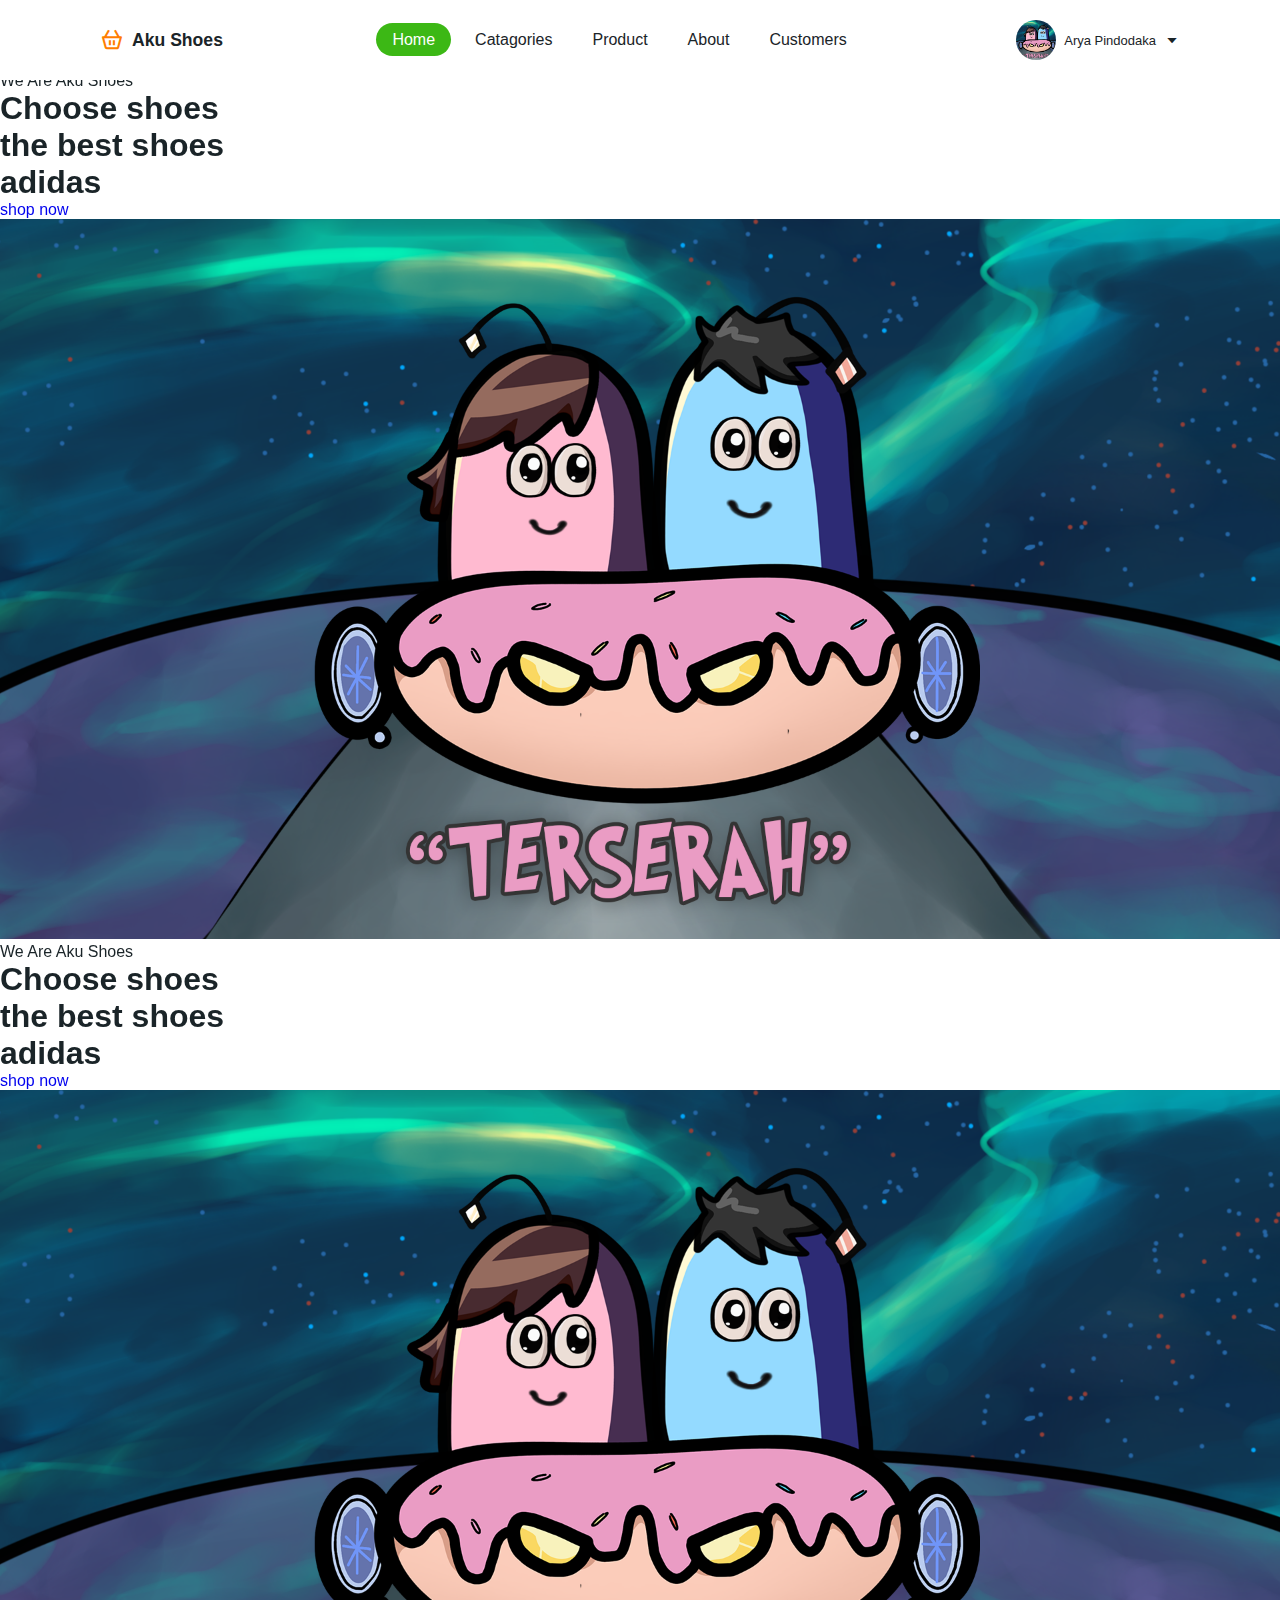
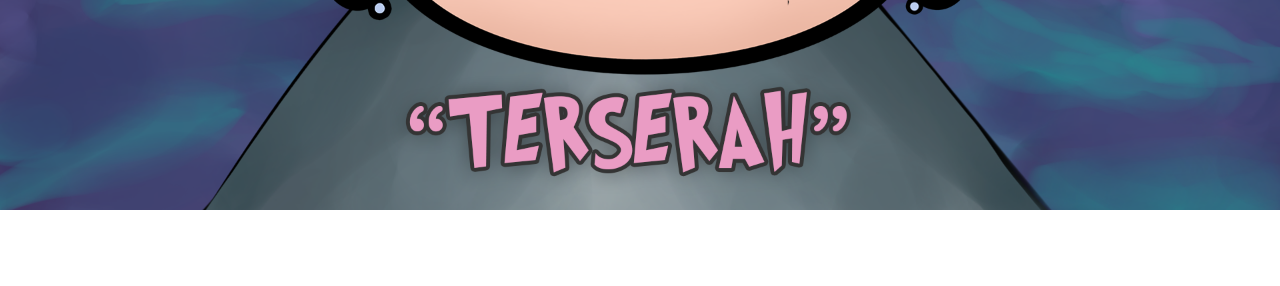
<file: E com/index.html>
<!DOCTYPE html>
<html lang="en">
<head>
    <meta charset="UTF-8">
    <meta name="viewport" content="width=device-width, initial-scale=1.0">
    <title>Website Aku Shoes</title>
    <!-- css -->
    <link rel="stylesheet" href="style.css">
    <!-- box icon -->
    <link rel="stylesheet"
    href="https://cdn.jsdelivr.net/npm/boxicons@latest/css/boxicons.min.css">
    <!-- link swiper css -->
    <link rel="stylesheet" href="https://cdn.jsdelivr.net/npm/swiper@11/swiper-bundle.min.css" />

</head>
<body>
    <!-- navbar -->
    <header>
        <a href="#" class="logo"><i class='bx  bx-basket'  ></i> Aku Shoes</a>
        <div class="bx bx-menu" id="menu-icon"></div>
    <!-- nav lis -->
    <ul class="navbar">
        <li> <a href="#home" class="home-active">Home</a></li> 
        <li> <a href="#catagories" >Catagories</a></li>
        <li> <a href="#product" >Product</a></li>
        <li> <a href="#about" >About</a></li>
        <li> <a href="#customers" >Customers</a></li>
    </ul>
    <!-- profile -->
    <div class="profile">
        <img src="thumbb.png">
        <span>Arya Pindodaka</span>
        <i class='bx bx-caret-down' ></i>
    </div>
    </header>
    <!-- home -->
   <section class="home Swiper" id="home">
        <div class="swiper-wrapper">
        <div class="swiper-slide container">
            <div class="home-text">
            <span>We Are Aku Shoes</span>
            <h1>Choose shoes <br>the best shoes <br>adidas</h1>
            <a href="#" class="btn">shop now<i class='bx  bx-arrow-right-stroke'  ></i> </a>
            </div>
            <img src="thumbb.png" alt="">
        </div>
        </div>
        <!-- slide 2 -->
        <div class="swiper-wrapper">
            <div class="swiper-slide container">
                <div class="home-text">
                <span>We Are Aku Shoes</span>
                <h1>Choose shoes <br>the best shoes <br>adidas</h1>
                <a href="#" class="btn">shop now<i class='bx  bx-arrow-right-stroke'  ></i> </a>
                </div>
                <img src="thumbb.png" alt="">
            </div>
            </div>
            

        <div class="swiper-button-next"></div>
        <div class="swiper-button-prev"></div>
    
   </section>

    <!-- Swiper JS -->
  <script src="https://cdn.jsdelivr.net/npm/swiper@11/swiper-bundle.min.js"></script>

  <!-- link to JS -->
<script src="main.js"></script>
</body>
</html>
</file>
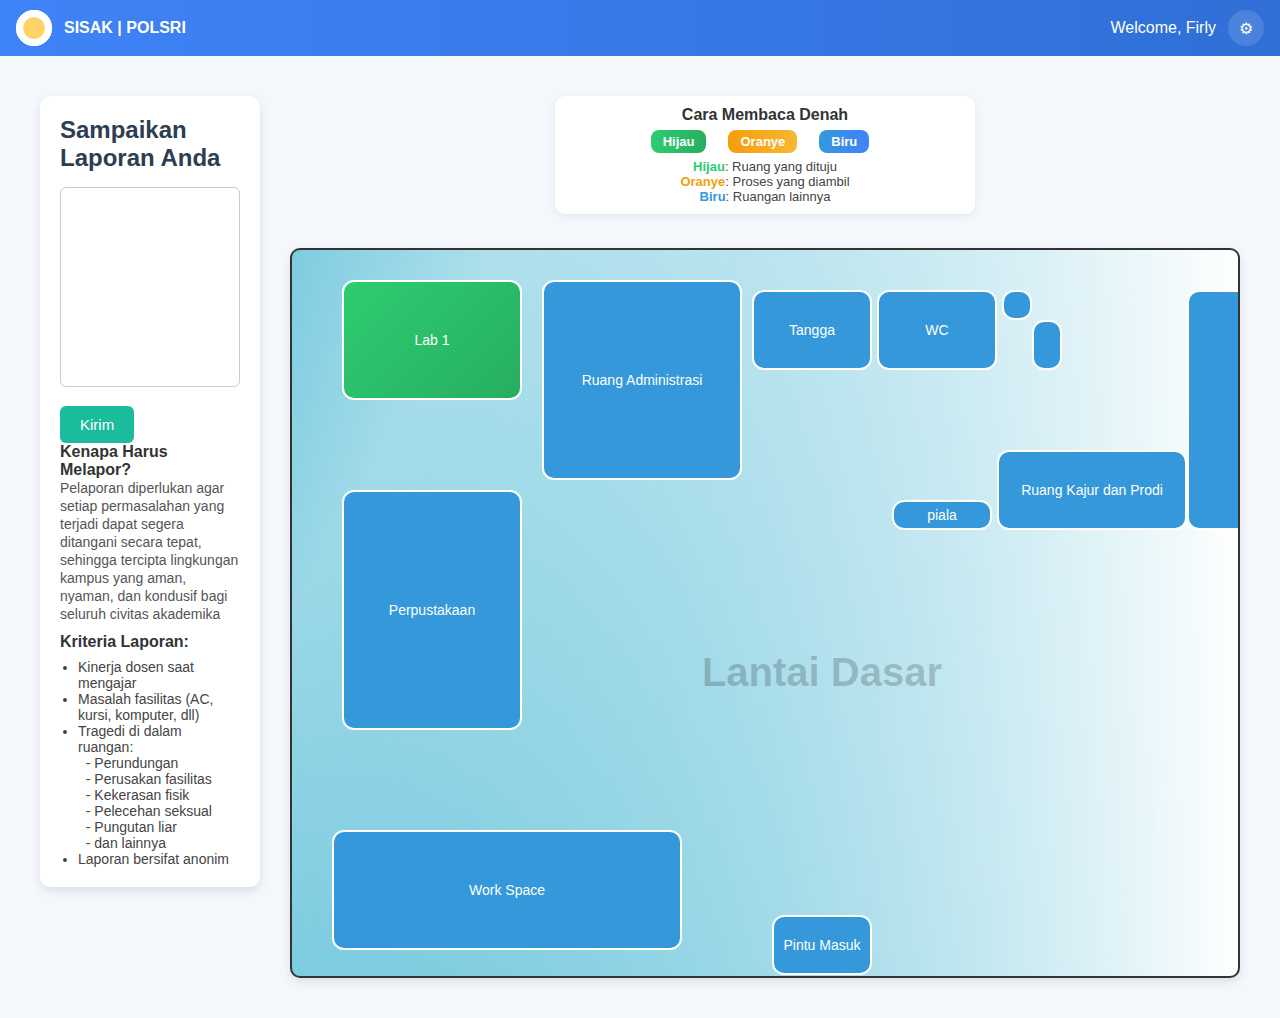
<file: project/apa2.html>
<!DOCTYPE html>
<html lang="id">
<head>
  <meta charset="UTF-8">
  <meta name="viewport" content="width=device-width, initial-scale=1.0">
  <title>Denah Kampus</title>
  <style>
    
    * {
      
      margin: 0; padding: 0; box-sizing: border-box;
    }
    body {
      font-family: 'Segoe UI', Tahoma, Geneva, Verdana, sans-serif;
      background: #f4f7fb;
      color: #333;
    }
    header {
      background: #f925a4;
      padding: 15px 40px;
      color: #fff;
      display: flex;
      justify-content: space-between;
      align-items: center;
    }
    nav ul {
      list-style: none;
      display: flex;
      gap: 25px;
    }
    nav ul a {
      cursor: pointer;
      transition: color 0.3s;
      color:  floralwhite;
    }
    nav ul a:hover {
      color: #1abc9c;
    }
    main {
      display: flex;
      justify-content: space-between;
      align-items: flex-start;
      padding: 40px;
      gap: 30px;
      
    }
    .info-denah {
  background: #fff;
      border-radius: 10px;
      box-shadow: 0 2px 8px rgba(0,0,0,0.07);
      padding: 16px 18px;
      margin-bottom: 18px;
      font-size: 15px;
    }
    .info-denah .label {
      display: inline-block;
      padding: 4px 12px;
      border-radius: 8px;
      font-weight: 600;
      margin-right: 10px;
      font-size: 14px;
    }
    .warna-hijau { background: linear-gradient(90deg,#2ecc71,#27ae60); color: #fff; }
    .warna-oranye { background: linear-gradient(90deg,#f59e0b,#f7b733); color: #fff; }
    .warna-biru { background: linear-gradient(90deg,#3498db,#3f83f8); color: #fff; }
    .denah {
      flex: 0 0 75%;
      width: 100%;
      min-height: 730px;
      height: 100%;
      background: linear-gradient(90deg, #009bc2, #ffffff);
      position: relative;
      border: 2px solid #333;
      box-shadow: 0 4px 10px rgba(0,0,0,0.1);
      border-radius: 10px;
      margin-right: 0;
      display: flex;
      flex-wrap: wrap;
      align-content: stretch;
    }
  .laporan-container {
      flex: 0 0 25%;
      width: 100%;
      min-width: 220px;
      display: flex;
      flex-direction: column;
      justify-content: flex-start;
      margin-left: 0;
    }

    /* Denah dengan lantai berkilau */
    /* Penempatan ruangan landscape, posisi relatif sama */
    .denah {
      overflow: hidden;
    }
    .room {
      position: absolute;
      border-radius: 12px;
      display: flex;
      align-items: center;
      justify-content: center;
      font-size: 15px;
      font-weight: 500;
      text-align: center;
    }
    .workspace {
      top: 40px; left: 40px;
      width: 200px; height: 140px;
    }
    .pintu {
      top: 200px; left: 40px;
      width: 200px; height: 60px;
    }
    .perpus {
      top: 40px; left: 260px;
      width: 200px; height: 140px;
    }
    .lab {
      top: 200px; left: 260px;
      width: 200px; height: 140px;
      background: linear-gradient(135deg, #2ecc71, #27ae60);
      animation: glow 2s infinite;
    }
    .admin {
      top: 40px; left: 480px;
      width: 200px; height: 140px;
    }
    .tangga {
      top: 200px; left: 480px;
      width: 200px; height: 140px;
    }
    .lantai-dasar {
      position: absolute;
      left: 40px;
      top: 370px;
      font-size: 40px;
      font-weight: bold;
      color: rgba(0,0,0,0.2);
      pointer-events: none;
      width: 640px;
      text-align: center;
    }
    /* Efek kilau lantai */
    .denah::before {
      content: "";
      position: absolute;
      top: 0; left: -100%;
      width: 200%;
      height: 100%;
      background: linear-gradient(
        120deg,
        rgba(255,255,255,0) 0%,
        rgba(255,255,255,0.6) 50%,
        rgba(255,255,255,0) 100%
      );
      animation: shimmer 5s infinite;
    }
    @keyframes shimmer {
      0% { left: -100%; }
      50% { left: 100%; }
      100% { left: 100%; }
    }

    .room {
      position: absolute;
      background: #3498db; /* default biru */
      color: white;
      display: flex;
      justify-content: center;
      align-items: center;
      font-size: 14px;
      text-align: center;
      border: 2px solid #fff;
      transition: transform 0.3s, background 0.3s;
      z-index: 1;
    }
    .room:hover {
      transform: scale(1.05);
      background: #2980b9;
    }
    
    .workspace {
      top: 40px; left: 20px;
      width: 180px; height: 200px;
    }
    .pintu {
      top: 260px; left: 20px;
      width: 120px; height: 60px;
    }
    .perpus {
      top: 40px; right: 20px;
      width: 220px; height: 140px;
    }
    /* Lab 1 hijau berkilau */
    .lab {
      top: 200px; right: 20px;
      width: 220px; height: 120px;
      background: linear-gradient(135deg, #2ecc71, #27ae60);
      animation: glow 2s infinite;
      border-radius: 12px;
    }
    @keyframes glow {
      0%   { box-shadow: 0 0 10px rgba(46, 204, 113, 0.6); }
      50%  { box-shadow: 0 0 25px rgba(39, 174, 96, 0.9); }
      100% { box-shadow: 0 0 10px rgba(46, 204, 113, 0.6); }
    }
    .admin {
      top: 340px; right: 20px;
      width: 220px; height: 120px;
    }
    .tangga {
      bottom: 70px; right: 20px;
      width: 150px; height: 100px;
    }

    /* Keterangan lantai dasar */
    .lantai-dasar {
      position: absolute;
      top: 500px; left: 20px; /* tepat di bawah pintu masuk */
      font-size: 40px;
      font-weight: bold;
      color: rgba(0,0,0,0.2); /* transparan */
      pointer-events: none;
      
    }

  /* Laporan */
  .laporan-container {
      flex: 1;
      background: #fff;
      border-radius: 10px;
      padding: 20px;
      box-shadow: 0 4px 10px rgba(0,0,0,0.1);
    }
  .laporan-container h2 {
      margin-bottom: 15px;
      color: #2c3e50;
    }
    textarea {
      width: 100%;
      height: 200px;
      padding: 10px;
      border-radius: 6px;
      border: 1px solid #ccc;
      font-size: 14px;
      resize: none;
      margin-bottom: 15px;
      transition: border 0.3s;
    }
    textarea:focus {
      border-color: #3498db;
      outline: none;
    }
    button {
      background: #1abc9c;
      border: none;
      padding: 10px 20px;
      border-radius: 6px;
      color: #fff;
      font-size: 15px;
      cursor: pointer;
      transition: background 0.3s;
    }
    button:hover {
      background: #16a085;
    }
    .success {
      margin-top: 10px;
      color: #27ae60;
      display: none;
    }
  </style>
</head>
<body>
  <div class="topbar" style="height:56px;background:linear-gradient(90deg,#3f83f8,#2f6fd6);display:flex;align-items:center;padding:0 16px;color:white">
    <div class="brand" style="display:flex;align-items:center;gap:12px;font-weight:600">
      <img alt="Logo Polsri" src="data:image/svg+xml;utf8,<svg xmlns='http://www.w3.org/2000/svg' width='40' height='40'><rect width='40' height='40' rx='8' fill='%23fff'/><circle cx='20' cy='20' r='12' fill='%23ffd166'/></svg>" style="height:36px;width:36px;border-radius:50%;background:#fff">
      <span>SISAK | POLSRI</span>
    </div>
    <div class="top-actions" style="margin-left:auto;display:flex;gap:12px;align-items:center">
      <div class="small">Welcome, Firly</div>
      <div style="width:36px;height:36px;border-radius:50%;background:#fff2;display:flex;align-items:center;justify-content:center;color:white">⚙</div>
    </div>
  </div>
  <main style="position:relative;">
    <!-- ...existing code... -->
    <div class="laporan-container">
      <h2 style="margin-top:0;">Sampaikan Laporan Anda</h2>
      <form id="laporanForm">
        <textarea id="laporan"></textarea>
        <button type="submit">Kirim</button>
        <p class="success" id="successMsg">Laporan berhasil dikirim!</p>
      </form>
      <div style="margin-bottom:10px;">
        <strong>Kenapa Harus Melapor?</strong><br>
        <span style="font-size:14px;color:#555;">Pelaporan diperlukan agar setiap permasalahan yang terjadi dapat segera ditangani secara tepat, sehingga tercipta lingkungan kampus yang aman, nyaman, dan kondusif bagi seluruh civitas akademika</span>
      </div>
      <strong>Kriteria Laporan:</strong>
      <ul style="margin:8px 0 0 18px; font-size:14px; color:#444;">
        <li>Kinerja dosen saat mengajar</li>
        <li>Masalah fasilitas (AC, kursi, komputer, dll)</li>
        <li>Tragedi di dalam ruangan:<br>
          &nbsp;&nbsp;- Perundungan<br>
          &nbsp;&nbsp;- Perusakan fasilitas<br>
          &nbsp;&nbsp;- Kekerasan fisik<br>
          &nbsp;&nbsp;- Pelecehan seksual<br>
          &nbsp;&nbsp;- Pungutan liar<br>
          &nbsp;&nbsp;- dan lainnya
        </li>
        <li>Laporan bersifat anonim</li>
      </ul>
    </div>
  <div style="width:100%;display:flex;flex-direction:column;align-items:center;">
    <div class="info-denah" style="text-align:center;width:420px;padding:10px 16px 10px 16px;box-sizing:border-box;">
      <strong style="font-size:16px;display:block;margin-bottom:6px;">Cara Membaca Denah</strong>
      <div style="display:flex;justify-content:center;gap:12px;margin-bottom:6px;">
        <span class="label warna-hijau" style="font-size:13px;">Hijau</span>
        <span class="label warna-oranye" style="font-size:13px;">Oranye</span>
        <span class="label warna-biru" style="font-size:13px;">Biru</span>
      </div>
      <div style="font-size:13px;color:#444;max-width:350px;margin:0 auto;">
        <div><span style="color:#2ecc71;font-weight:600;">Hijau</span>: Ruang yang dituju</div>
        <div><span style="color:#f59e0b;font-weight:600;">Oranye</span>: Proses yang diambil</div>
        <div><span style="color:#3498db;font-weight:600;">Biru</span>: Ruangan lainnya</div>
      </div>
    </div>
    <div class="denah" style="margin-top:16px; position:relative;">
      <div class="room workspace warna-biru" style="top:580px;left:40px;width:350px;height:120px;border-radius:12px;">Work Space</div>
      <div class="room pintu warna-oranye" style="top:665px;left:480px;width:100px;height:60px;border-radius:12px;">Pintu Masuk</div>
      <div class="room perpus warna-biru" style="top:240px;left:50px;width:180px;height:240px;border-radius:12px;">Perpustakaan</div>
      <div class="room lab warna-hijau" style="top:30px;left:50px;width:180px;height:120px;border-radius:12px;">Lab 1</div>
      <div class="room admin warna-biru" style="top:30px;left:250px;width:200px;height:200px;border-radius:12px;">Ruang Administrasi</div>
      <div class="room tangga warna-oranye" style="top:40px;left:460px;width:120px;height:80px;border-radius:12px;">Tangga</div>
      <div class="room tangga warna-oranye" style="top:40px;left:585px;width:120px;height:80px;border-radius:12px;">WC</div>
      <div class="room tangga warna-oranye" style="top:40px;left:710px;width:30px;height:30px;border-radius:12px;"></div>
      <div class="room tangga warna-oranye" style="top:70px;left:740px;width:30px;height:50px;border-radius:12px;"></div>
      <div class="room perpus warna-biru" style="top:40px;left:895px;width:150px;height:240px;border-radius:12px;">Aula</div>
      <div class="room perpus warna-biru" style="top:300px;left:1090px;width:90px;height:330px;border-radius:12px;">Ruang Tunggu</div>
      <div class="room  tangga warna-oranye" style="top:200px;left:705px;width:190px;height:80px;border-radius:12px;">Ruang Kajur dan Prodi</div>
      <div class="room tangga warna-oranye" style="top:250px;left:600px;width:100px;height:30px;border-radius:12px;">piala</div>
      <div class="lantai-dasar" style="left: 210px;top:400px;font-size:40px;font-weight:bold;color:rgba(0,0,0,0.2);pointer-events:none;">Lantai Dasar</div>
    </div>
  </main>
  

  <script>
  const form = document.getElementById('laporanForm');
    const successMsg = document.getElementById('successMsg');

    form.addEventListener('submit', function(e){
      e.preventDefault();
      successMsg.style.display = 'block';
      setTimeout(() => {
        successMsg.style.display = 'none';
        form.reset();
      }, 3000);
    });
  </script>
</body>
</html>
</file>
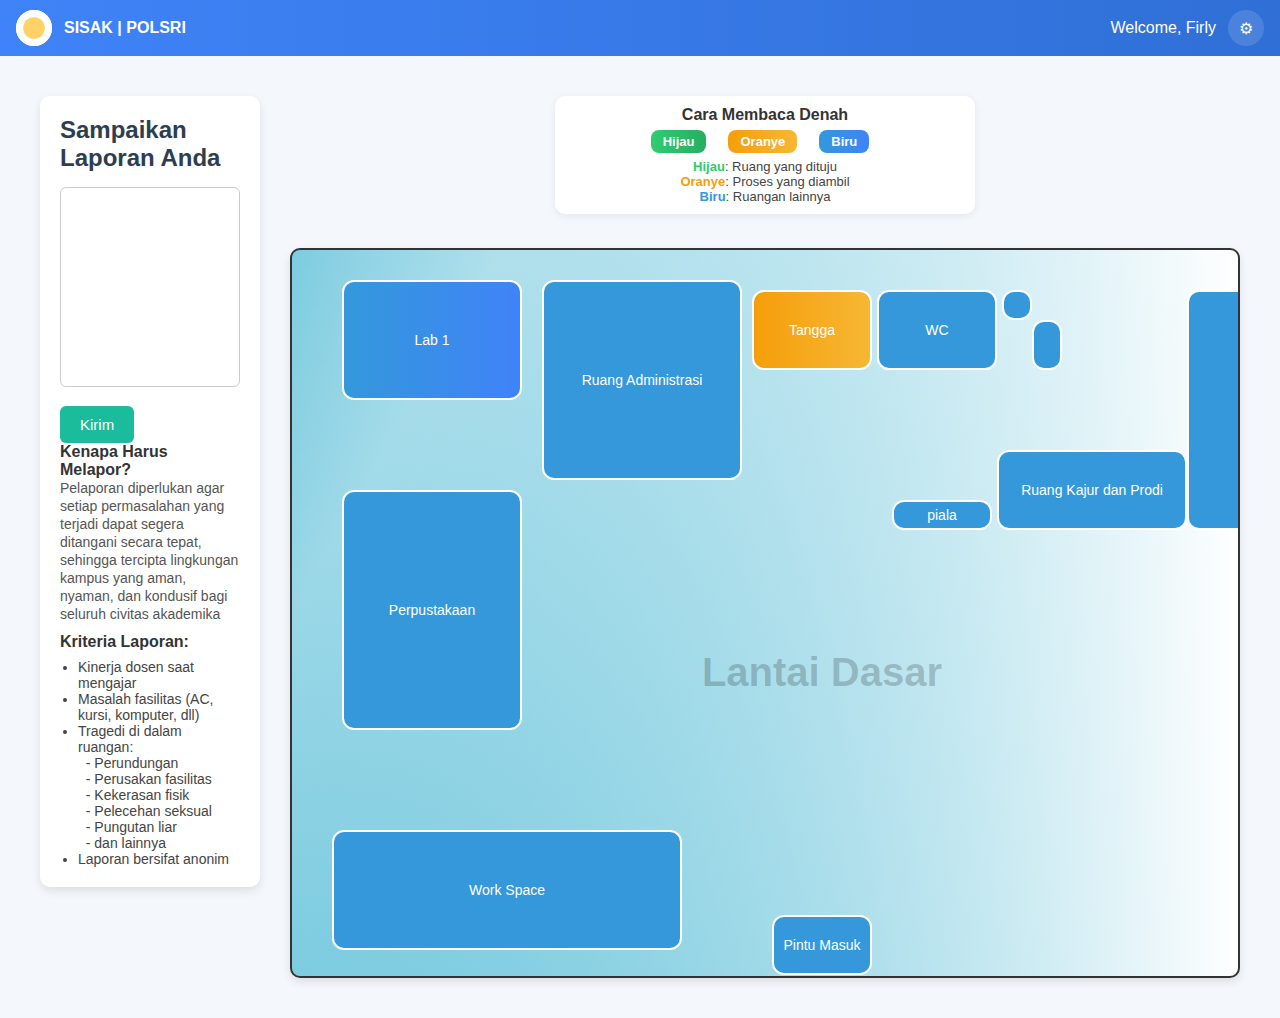
<file: project/apa3.html>
<!DOCTYPE html>
<html lang="id">

<head>
    <meta charset="UTF-8">
    <meta name="viewport" content="width=device-width, initial-scale=1.0">
    <title>Denah Kampus</title>
    <style>
        * {

            margin: 0;
            padding: 0;
            box-sizing: border-box;
        }

        body {
            font-family: 'Segoe UI', Tahoma, Geneva, Verdana, sans-serif;
            background: #f4f7fb;
            color: #333;
        }

        header {
            background: #f925a4;
            padding: 15px 40px;
            color: #fff;
            display: flex;
            justify-content: space-between;
            align-items: center;
        }

        nav ul {
            list-style: none;
            display: flex;
            gap: 25px;
        }

        nav ul a {
            cursor: pointer;
            transition: color 0.3s;
            color: floralwhite;
        }

        nav ul a:hover {
            color: #1abc9c;
        }

        main {
            display: flex;
            justify-content: space-between;
            align-items: flex-start;
            padding: 40px;
            gap: 30px;

        }

        .info-denah {
            background: #fff;
            border-radius: 10px;
            box-shadow: 0 2px 8px rgba(0, 0, 0, 0.07);
            padding: 16px 18px;
            margin-bottom: 18px;
            font-size: 15px;
        }

        .info-denah .label {
            display: inline-block;
            padding: 4px 12px;
            border-radius: 8px;
            font-weight: 600;
            margin-right: 10px;
            font-size: 14px;
        }

        .warna-hijau {
            background: linear-gradient(90deg, #2ecc71, #27ae60);
            color: #fff;
        }

        .warna-oranye {
            background: linear-gradient(90deg, #f59e0b, #f7b733);
            color: #fff;
        }

        .warna-biru {
            background: linear-gradient(90deg, #3498db, #3f83f8);
            color: #fff;
        }

        .denah {
            flex: 0 0 75%;
            width: 100%;
            min-height: 730px;
            height: 100%;
            background: linear-gradient(90deg, #009bc2, #ffffff);
            position: relative;
            border: 2px solid #333;
            box-shadow: 0 4px 10px rgba(0, 0, 0, 0.1);
            border-radius: 10px;
            margin-right: 0;
            display: flex;
            flex-wrap: wrap;
            align-content: stretch;
        }

        .laporan-container {
            flex: 0 0 25%;
            width: 100%;
            min-width: 220px;
            display: flex;
            flex-direction: column;
            justify-content: flex-start;
            margin-left: 0;
        }

        /* Denah dengan lantai berkilau */
        /* Penempatan ruangan landscape, posisi relatif sama */
        .denah {
            overflow: hidden;
        }

        .room {
            position: absolute;
            border-radius: 12px;
            display: flex;
            align-items: center;
            justify-content: center;
            font-size: 15px;
            font-weight: 500;
            text-align: center;
        }

        .workspace {
            top: 40px;
            left: 40px;
            width: 200px;
            height: 140px;
        }

        .pintu {
            top: 200px;
            left: 40px;
            width: 200px;
            height: 60px;
        }

        .perpus {
            top: 40px;
            left: 260px;
            width: 200px;
            height: 140px;
        }

        .lab {
            top: 200px;
            left: 260px;
            width: 200px;
            height: 140px;
            background: linear-gradient(135deg, #2ecc71, #27ae60);
            animation: glow 2s infinite;
        }

        .admin {
            top: 40px;
            left: 480px;
            width: 200px;
            height: 140px;
        }

        .tangga {
            top: 200px;
            left: 480px;
            width: 200px;
            height: 140px;
        }

        .lantai-dasar {
            position: absolute;
            left: 40px;
            top: 370px;
            font-size: 40px;
            font-weight: bold;
            color: rgba(0, 0, 0, 0.2);
            pointer-events: none;
            width: 640px;
            text-align: center;
        }

        /* Efek kilau lantai */
        .denah::before {
            content: "";
            position: absolute;
            top: 0;
            left: -100%;
            width: 200%;
            height: 100%;
            background: linear-gradient(120deg,
                    rgba(255, 255, 255, 0) 0%,
                    rgba(255, 255, 255, 0.6) 50%,
                    rgba(255, 255, 255, 0) 100%);
            animation: shimmer 5s infinite;
        }

        @keyframes shimmer {
            0% {
                left: -100%;
            }

            50% {
                left: 100%;
            }

            100% {
                left: 100%;
            }
        }

        .room {
            position: absolute;
            background: #3498db;
            /* default biru */
            color: white;
            display: flex;
            justify-content: center;
            align-items: center;
            font-size: 14px;
            text-align: center;
            border: 2px solid #fff;
            transition: transform 0.3s, background 0.3s;
            z-index: 1;
        }

        .room:hover {
            transform: scale(1.05);
            background: #2980b9;
        }

        .workspace {
            top: 40px;
            left: 20px;
            width: 180px;
            height: 200px;
        }

        .pintu {
            top: 260px;
            left: 20px;
            width: 120px;
            height: 60px;
        }

        .perpus {
            top: 40px;
            right: 20px;
            width: 220px;
            height: 140px;
        }

        /* Lab 1 hijau berkilau */
        /* Lab 1 biru biasa */
        .lab {
            top: 200px;
            right: 20px;
            width: 220px;
            height: 120px;
            background: linear-gradient(90deg, #3498db, #3f83f8);
            border-radius: 12px;
        }
        /* Tangga oranye berkilau */
        .room.tangga {
            background: linear-gradient(90deg, #f59e0b, #f7b733) !important;
            color: #fff;
            animation: glow-oranye 2s infinite;
        }
        @keyframes glow-oranye {
            0%   { box-shadow: 0 0 10px rgba(245, 158, 11, 0.6); }
            50%  { box-shadow: 0 0 25px rgba(247, 183, 51, 0.9); }
            100% { box-shadow: 0 0 10px rgba(245, 158, 11, 0.6); }
        }

        .admin {
            top: 340px;
            right: 20px;
            width: 220px;
            height: 120px;
        }

        .tangga {
            bottom: 70px;
            right: 20px;
            width: 150px;
            height: 100px;
        }

        /* Keterangan lantai dasar */
        .lantai-dasar {
            position: absolute;
            top: 500px;
            left: 20px;
            /* tepat di bawah pintu masuk */
            font-size: 40px;
            font-weight: bold;
            color: rgba(0, 0, 0, 0.2);
            /* transparan */
            pointer-events: none;

        }

        /* Laporan */
        .laporan-container {
            flex: 1;
            background: #fff;
            border-radius: 10px;
            padding: 20px;
            box-shadow: 0 4px 10px rgba(0, 0, 0, 0.1);
        }

        .laporan-container h2 {
            margin-bottom: 15px;
            color: #2c3e50;
        }

        textarea {
            width: 100%;
            height: 200px;
            padding: 10px;
            border-radius: 6px;
            border: 1px solid #ccc;
            font-size: 14px;
            resize: none;
            margin-bottom: 15px;
            transition: border 0.3s;
        }

        textarea:focus {
            border-color: #3498db;
            outline: none;
        }

        button {
            background: #1abc9c;
            border: none;
            padding: 10px 20px;
            border-radius: 6px;
            color: #fff;
            font-size: 15px;
            cursor: pointer;
            transition: background 0.3s;
        }

        button:hover {
            background: #16a085;
        }

        .success {
            margin-top: 10px;
            color: #27ae60;
            display: none;
        }
    </style>
</head>

<body>
    <div class="topbar"
        style="height:56px;background:linear-gradient(90deg,#3f83f8,#2f6fd6);display:flex;align-items:center;padding:0 16px;color:white">
        <div class="brand" style="display:flex;align-items:center;gap:12px;font-weight:600">
            <img alt="Logo Polsri"
                src="data:image/svg+xml;utf8,<svg xmlns='http://www.w3.org/2000/svg' width='40' height='40'><rect width='40' height='40' rx='8' fill='%23fff'/><circle cx='20' cy='20' r='12' fill='%23ffd166'/></svg>"
                style="height:36px;width:36px;border-radius:50%;background:#fff">
            <span>SISAK | POLSRI</span>
        </div>
        <div class="top-actions" style="margin-left:auto;display:flex;gap:12px;align-items:center">
            <div class="small">Welcome, Firly</div>
            <div
                style="width:36px;height:36px;border-radius:50%;background:#fff2;display:flex;align-items:center;justify-content:center;color:white">
                ⚙</div>
        </div>
    </div>
    <main style="position:relative;">
        <!-- ...existing code... -->
        <div class="laporan-container">
            <h2 style="margin-top:0;">Sampaikan Laporan Anda</h2>
            <form id="laporanForm">
                <textarea
                    id="laporan"></textarea>
                <button type="submit">Kirim</button>
                <p class="success" id="successMsg">Laporan berhasil dikirim!</p>
            </form>
            <div style="margin-bottom:10px;">
                <strong>Kenapa Harus Melapor?</strong><br>
                <span style="font-size:14px;color:#555;">Pelaporan diperlukan agar setiap permasalahan yang terjadi
                    dapat segera ditangani secara tepat, sehingga tercipta lingkungan kampus yang aman, nyaman, dan
                    kondusif bagi seluruh civitas akademika</span>
            </div>
            <strong>Kriteria Laporan:</strong>
            <ul style="margin:8px 0 0 18px; font-size:14px; color:#444;">
                <li>Kinerja dosen saat mengajar</li>
                <li>Masalah fasilitas (AC, kursi, komputer, dll)</li>
                <li>Tragedi di dalam ruangan:<br>
                    &nbsp;&nbsp;- Perundungan<br>
                    &nbsp;&nbsp;- Perusakan fasilitas<br>
                    &nbsp;&nbsp;- Kekerasan fisik<br>
                    &nbsp;&nbsp;- Pelecehan seksual<br>
                    &nbsp;&nbsp;- Pungutan liar<br>
                    &nbsp;&nbsp;- dan lainnya
                </li>
                <li>Laporan bersifat anonim</li>
            </ul>
        </div>
        <div style="width:100%;display:flex;flex-direction:column;align-items:center;">
            <div class="info-denah"
                style="text-align:center;width:420px;padding:10px 16px 10px 16px;box-sizing:border-box;">
                <strong style="font-size:16px;display:block;margin-bottom:6px;">Cara Membaca Denah</strong>
                <div style="display:flex;justify-content:center;gap:12px;margin-bottom:6px;">
                    <span class="label warna-hijau" style="font-size:13px;">Hijau</span>
                    <span class="label warna-oranye" style="font-size:13px;">Oranye</span>
                    <span class="label warna-biru" style="font-size:13px;">Biru</span>
                </div>
                <div style="font-size:13px;color:#444;max-width:350px;margin:0 auto;">
                    <div><span style="color:#2ecc71;font-weight:600;">Hijau</span>: Ruang yang dituju</div>
                    <div><span style="color:#f59e0b;font-weight:600;">Oranye</span>: Proses yang diambil</div>
                    <div><span style="color:#3498db;font-weight:600;">Biru</span>: Ruangan lainnya</div>
                </div>
            </div>
            <div class="denah" style="margin-top:16px; position:relative;">
                <div class="room workspace warna-biru"
                    style="top:580px;left:40px;width:350px;height:120px;border-radius:12px;">Work Space</div>
                <div class="room pintu warna-oranye"
                    style="top:665px;left:480px;width:100px;height:60px;border-radius:12px;">Pintu Masuk</div>
                <div class="room perpus warna-biru"
                    style="top:240px;left:50px;width:180px;height:240px;border-radius:12px;">Perpustakaan</div>
                <div class="room lab warna-biru"
                    style="top:30px;left:50px;width:180px;height:120px;border-radius:12px;">Lab 1</div>
                <div class="room admin warna-biru"
                    style="top:30px;left:250px;width:200px;height:200px;border-radius:12px;">Ruang Administrasi</div>
                <div class="room warna-biru"
                    style="top:40px;left:585px;width:120px;height:80px;border-radius:12px;">WC</div>
                    <div class="room tangga" 
                         style="top:40px;left:460px;width:120px;height:80px;border-radius:12px; cursor:pointer;"
                         onclick="window.location.href='apa4.html'"> Tangga
                    </div>
                    <div class="room warna-biru"
                        style="top:40px;left:585px;width:120px;height:80px;border-radius:12px;">WC</div>
                    <div class="room warna-biru"
                        style="top:40px;left:710px;width:30px;height:30px;border-radius:12px;"></div>
                    <div class="room warna-biru"
                        style="top:70px;left:740px;width:30px;height:50px;border-radius:12px;"></div>
                    <div class="room warna-biru"
                        style="top:200px;left:705px;width:190px;height:80px;border-radius:12px;">Ruang Kajur dan Prodi</div>
                    <div class="room warna-biru"
                        style="top:250px;left:600px;width:100px;height:30px;border-radius:12px;">piala</div>
                    <div class="room perpus warna-biru" style="top:40px;left:895px;width:150px;height:240px;border-radius:12px;">Aula</div>
                    <div class="lantai-dasar"
                        style="left: 210px;top:400px;font-size:40px;font-weight:bold;color:rgba(0,0,0,0.2);pointer-events:none;">
                        Lantai Dasar</div>
            </div>
    </main>


    <script>
        const form = document.getElementById('laporanForm');
        const successMsg = document.getElementById('successMsg');

        form.addEventListener('submit', function (e) {
            e.preventDefault();
            successMsg.style.display = 'block';
            setTimeout(() => {
                successMsg.style.display = 'none';
                form.reset();
            }, 3000);
        });
    </script>
</body>

</html>
</file>
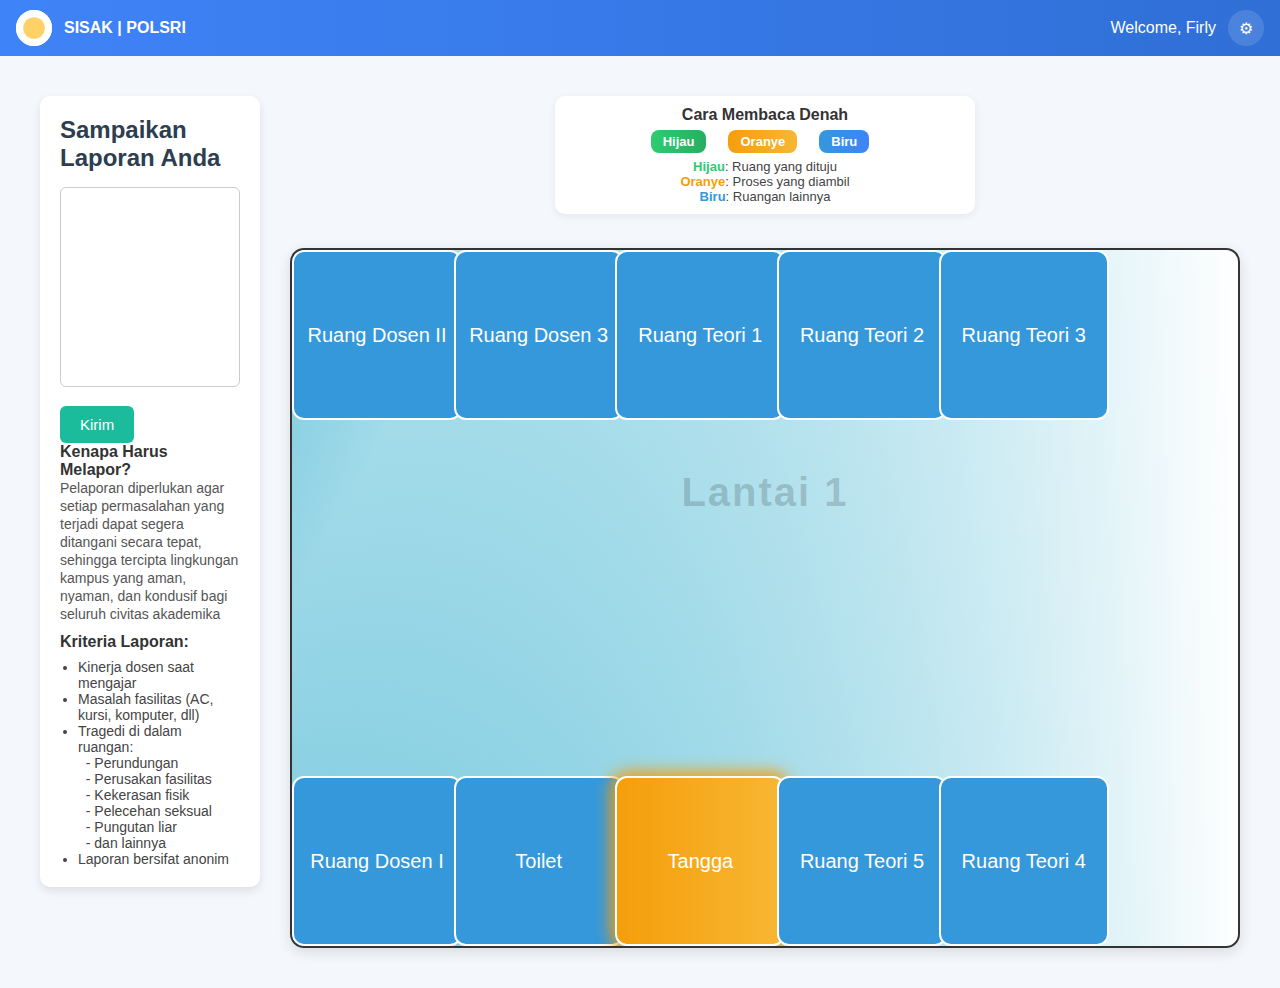
<file: project/apa4.html>
<!DOCTYPE html>
<html lang="id">
<head>
  <meta charset="UTF-8">
  <meta name="viewport" content="width=device-width, initial-scale=1.0">
  <title>Denah Kampus</title>
  <style>
    * {
      margin: 0; padding: 0; box-sizing: border-box;
    }
    body {
      font-family: 'Segoe UI', Tahoma, Geneva, Verdana, sans-serif;
      background: #f4f7fb;
      color: #333;
    }
    header {
      background: #f925a4;
      padding: 15px 40px;
      color: #fff;
      display: flex;
      justify-content: space-between;
      align-items: center;
    }
    nav ul {
      list-style: none;
      display: flex;
      gap: 25px;
    }
    nav ul a {
      cursor: pointer;
      transition: color 0.3s;
      color: floralwhite;
    }
    nav ul a:hover {
      color: #1abc9c;
    }
    main {
      display: flex;
      justify-content: space-between;
      align-items: flex-start;
      padding: 40px;
      gap: 30px;
    }
    .info-denah {
      background: #ffffff;
      border-radius: 10px;
      box-shadow: 0 2px 8px rgba(0,0,0,0.07);
      padding: 16px 18px;
      margin-bottom: 18px;
      font-size: 15px;
    }
    .info-denah .label {
      display: inline-block;
      padding: 4px 12px;
      border-radius: 8px;
      font-weight: 600;
      margin-right: 10px;
      font-size: 14px;
    }
    .warna-hijau { background: linear-gradient(90deg,#2ecc71,#27ae60); color: #fff; }
    .warna-oranye { background: linear-gradient(90deg,#f59e0b,#f7b733); color: #fff; }
    .warna-biru { background: linear-gradient(90deg,#3498db,#3f83f8); color: #fff; }
    .denah {
  flex: 0 0 75%;
  width: 100%;
  min-height: 700px;
  height: 900px;
  background: linear-gradient(90deg, #009bc2, #ffffff);
  position: relative;
  border: 2.5px solid #333;
  box-shadow: 0 4px 14px rgba(0,0,0,0.12);
  border-radius: 14px;
  margin-right: 0;
  display: grid;
  grid-template-rows: 140px 140px;
  grid-template-columns: repeat(6,1fr);
  gap: 24px;
  align-items: stretch;
    }
  .laporan-container {
      flex: 0 0 25%;
      width: 100%;
      min-width: 220px;
      display: flex;
      flex-direction: column;
      justify-content: flex-start;
      margin-left: 0;
    }

    /* Denah dengan lantai berkilau */
    /* Penempatan ruangan landscape, posisi relatif sama */
    .denah {
      overflow: hidden;
    }
    .room {
      position: absolute;
      border-radius: 12px;
      display: flex;
      align-items: center;
      justify-content: center;
      font-size: 15px;
      font-weight: 500;
      text-align: center;
    }
    .workspace {
      top: 40px; left: 40px;
      width: 200px; height: 140px;
    }
    .pintu {
      top: 200px; left: 40px;
      width: 200px; height: 60px;
    }
    .perpus {
      top: 40px; left: 260px;
      width: 200px; height: 140px;
    }
    .lab {
      top: 200px; left: 260px;
      width: 200px; height: 140px;
      background: linear-gradient(135deg, #2ecc71, #27ae60);
      animation: glow 2s infinite;
    }
    .admin {
      top: 40px; left: 480px;
      width: 200px; height: 140px;
    }
    .tangga {
      top: 200px; left: 480px;
      width: 200px; height: 140px;
    }
    .lantai-dasar {
      position: absolute;
      left: 40px;
      top: 370px;
      font-size: 40px;
      font-weight: bold;
      color: rgba(0,0,0,0.2);
      pointer-events: none;
      width: 640px;
      text-align: center;
    }
    /* Efek kilau lantai */
    .denah::before {
      content: "";
      position: absolute;
      top: 0; left: -100%;
      width: 200%;
      height: 100%;
      background: linear-gradient(
        120deg,
        rgba(255,255,255,0) 0%,
        rgba(255,255,255,0.6) 50%,
        rgba(255,255,255,0) 100%
      );
      animation: shimmer 5s infinite;
    }
    @keyframes shimmer {
      0% { left: -100%; }
      50% { left: 100%; }
      100% { left: 100%; }
    }

    .room {
      position: absolute;
      background: #3498db; /* default biru */
      color: white;
      display: flex;
      justify-content: center;
      align-items: center;
      font-size: 14px;
      text-align: center;
      border: 2px solid #fff;
      transition: transform 0.3s, background 0.3s;
      z-index: 1;
    }
    .room:hover {
      transform: scale(1.05);
      background: #2980b9;
    }

    /* Efek bersinar oranye untuk ruang TANGGA */
    .tangga-glow {
      animation: tanggaGlow 2s infinite;
      box-shadow: 0 0 16px 4px #f59e0b;
    }
    @keyframes tanggaGlow {
      0%   { box-shadow: 0 0 12px 2px #f59e0b; }
      50%  { box-shadow: 0 0 32px 8px #f7b733; }
      100% { box-shadow: 0 0 12px 2px #f59e0b; }
    }
    
    .workspace {
      top: 40px; left: 20px;
      width: 180px; height: 200px;
    }
    .pintu {
      top: 260px; left: 20px;
      width: 120px; height: 60px;
    }
    .perpus {
      top: 40px; right: 20px;
      width: 220px; height: 140px;
    }
    /* Lab 1 hijau berkilau */
    .lab {
      top: 200px; right: 20px;
      width: 220px; height: 120px;
      background: linear-gradient(135deg, #2ecc71, #27ae60);
      animation: glow 2s infinite;
      border-radius: 12px;
    }
    @keyframes glow {
      0%   { box-shadow: 0 0 10px rgba(46, 204, 113, 0.6); }
      50%  { box-shadow: 0 0 25px rgba(39, 174, 96, 0.9); }
      100% { box-shadow: 0 0 10px rgba(46, 204, 113, 0.6); }
    }
    .admin {
      top: 340px; right: 20px;
      width: 220px; height: 120px;
    }
    .tangga {
      bottom: 70px; right: 20px;
      width: 150px; height: 100px;
      background-color: #f59e0b;
    }

    /* Keterangan lantai dasar */
    .lantai-dasar {
      position: absolute;
      top: 500px; left: 20px; /* tepat di bawah pintu masuk */
      font-size: 40px;
      font-weight: bold;
      color: rgba(0,0,0,0.2); /* transparan */
      pointer-events: none;
      
    }

    /* Laporan */
    .laporan-container {
      flex: 1;
      background: #fff;
      border-radius: 10px;
      padding: 20px;
      box-shadow: 0 4px 10px rgba(0,0,0,0.1);
    }
    .laporan-container h2 {
      margin-bottom: 15px;
      color: #2c3e50;
    }
    textarea {
      width: 100%;
      height: 200px;
      padding: 10px;
      border-radius: 6px;
      border: 1px solid #ccc;
      font-size: 14px;
      resize: none;
      margin-bottom: 15px;
      transition: border 0.3s;
    }
    textarea:focus {
      border-color: #3498db;
      outline: none;
    }
    button {
      background: #1abc9c;
      border: none;
      padding: 10px 20px;
      border-radius: 6px;
      color: #fff;
      font-size: 15px;
      cursor: pointer;
      transition: background 0.3s;
    }
    button:hover {
      background: #16a085;
    }
    .success {
      margin-top: 10px;
      color: #27ae60;
      display: none;
    }
  </style>
</head>
<body>
  <div class="topbar" style="height:56px;background:linear-gradient(90deg,#3f83f8,#2f6fd6);display:flex;align-items:center;padding:0 16px;color:white">
    <div class="brand" style="display:flex;align-items:center;gap:12px;font-weight:600">
      <img alt="Logo Polsri" src="data:image/svg+xml;utf8,<svg xmlns='http://www.w3.org/2000/svg' width='40' height='40'><rect width='40' height='40' rx='8' fill='%23fff'/><circle cx='20' cy='20' r='12' fill='%23ffd166'/></svg>" style="height:36px;width:36px;border-radius:50%;background:#fff">
      <span>SISAK | POLSRI</span>
    </div>
    <div class="top-actions" style="margin-left:auto;display:flex;gap:12px;align-items:center">
      <div class="small">Welcome, Firly</div>
      <div style="width:36px;height:36px;border-radius:50%;background:#fff2;display:flex;align-items:center;justify-content:center;color:white">⚙</div>
    </div>
  </div>
  <main style="position:relative;">
    <div class="laporan-container">
      <h2 style="margin-top:0;">Sampaikan Laporan Anda</h2>
      <form id="laporanForm">
        <textarea id="laporan"></textarea>
        <button type="submit">Kirim</button>
        <p class="success" id="successMsg">Laporan berhasil dikirim!</p>
      </form>
      <div style="margin-bottom:10px;">
        <strong>Kenapa Harus Melapor?</strong><br>
        <span style="font-size:14px;color:#555;">Pelaporan diperlukan agar setiap permasalahan yang terjadi dapat segera ditangani secara tepat, sehingga tercipta lingkungan kampus yang aman, nyaman, dan kondusif bagi seluruh civitas akademika</span>
      </div>
      <strong>Kriteria Laporan:</strong>
      <ul style="margin:8px 0 0 18px; font-size:14px; color:#444;">
        <li>Kinerja dosen saat mengajar</li>
        <li>Masalah fasilitas (AC, kursi, komputer, dll)</li>
        <li>Tragedi di dalam ruangan:<br>
          &nbsp;&nbsp;- Perundungan<br>
          &nbsp;&nbsp;- Perusakan fasilitas<br>
          &nbsp;&nbsp;- Kekerasan fisik<br>
          &nbsp;&nbsp;- Pelecehan seksual<br>
          &nbsp;&nbsp;- Pungutan liar<br>
          &nbsp;&nbsp;- dan lainnya
        </li>
        <li>Laporan bersifat anonim</li>
      </ul>
    </div>
    <div style="width:100%;display:flex;flex-direction:column;align-items:center;">
      <div class="info-denah"
          style="text-align:center;width:420px;padding:10px 16px 10px 16px;box-sizing:border-box;">
          <strong style="font-size:16px;display:block;margin-bottom:6px;">Cara Membaca Denah</strong>
          <div style="display:flex;justify-content:center;gap:12px;margin-bottom:6px;">
              <span class="label warna-hijau" style="font-size:13px;">Hijau</span>
              <span class="label warna-oranye" style="font-size:13px;">Oranye</span>
              <span class="label warna-biru" style="font-size:13px;">Biru</span>
          </div>
          <div style="font-size:13px;color:#444;max-width:350px;margin:0 auto;">
              <div><span style="color:#2ecc71;font-weight:600;">Hijau</span>: Ruang yang dituju</div>
              <div><span style="color:#f59e0b;font-weight:600;">Oranye</span>: Proses yang diambil</div>
              <div><span style="color:#3498db;font-weight:600;">Biru</span>: Ruangan lainnya</div>
          </div>
      </div>

  <div class="denah" style="margin-top:16px; position:relative;">
  <!-- Baris 1 (atas, centralized) -->
  <div class="room warna-biru" style="grid-row:1;grid-column:1;min-width:170px;min-height:170px;font-size:20px;">Ruang Dosen II</div>
  <div class="room warna-biru" style="grid-row:1;grid-column:2;min-width:170px;min-height:170px;font-size:20px;">Ruang Dosen 3</div>
  <div class="room warna-biru" style="grid-row:1;grid-column:3;min-width:170px;min-height:170px;font-size:20px;">Ruang Teori 1</div>
  <div class="room warna-biru" style="grid-row:1;grid-column:4;min-width:170px;min-height:170px;font-size:20px;">Ruang Teori 2</div>
  <div class="room warna-biru" style="grid-row:1;grid-column:5;min-width:170px;min-height:170px;font-size:20px;">Ruang Teori 3</div>
  <!-- Baris 2 (bawah, centralized) -->
  <div class="room warna-biru" style="grid-row:2;grid-column:1;min-width:170px;min-height:170px;height:170px;align-self:end;font-size:20px;">Ruang Dosen I</div>
  <div class="room warna-biru" style="grid-row:2;grid-column:2;min-width:170px;min-height:170px;height:170px;align-self:end;font-size:20px;">Toilet</div>
  <div class="room warna-oranye tangga-glow" style="grid-row:2;grid-column:3;min-width:170px;min-height:170px;height:170px;align-self:end;font-size:20px;background:linear-gradient(90deg,#f59e0b,#f7b733);color:#fff;cursor:pointer;"
  onclick="window.location.href='apa5.html'">Tangga</div>
  <div class="room warna-biru" style="grid-row:2;grid-column:4;min-width:170px;min-height:170px;height:170px;align-self:end;font-size:20px;">Ruang Teori 5</div>
  <div class="room warna-biru" style="grid-row:2;grid-column:5;min-width:170px;min-height:170px;height:170px;align-self:end;font-size:20px;">Ruang Teori 4</div>
  <!-- Label Lantai 2 -->
  <div style="grid-row:1/span 2;grid-column:1/span 6;position:absolute;left:0;top:220px;width:100%;text-align:center;font-size:40px;font-weight:bold;color:rgba(0,0,0,0.18);pointer-events:none;letter-spacing:2px;">Lantai 1</div>
    </div>
  </main>

  <script>
  const form = document.getElementById('laporanForm');
    const successMsg = document.getElementById('successMsg');

    form.addEventListener('submit', function(e){
      e.preventDefault();
      successMsg.style.display = 'block';
      setTimeout(() => {
        successMsg.style.display = 'none';
        form.reset();
      }, 3000);
    });
  </script>
</body>
</html>
</file>
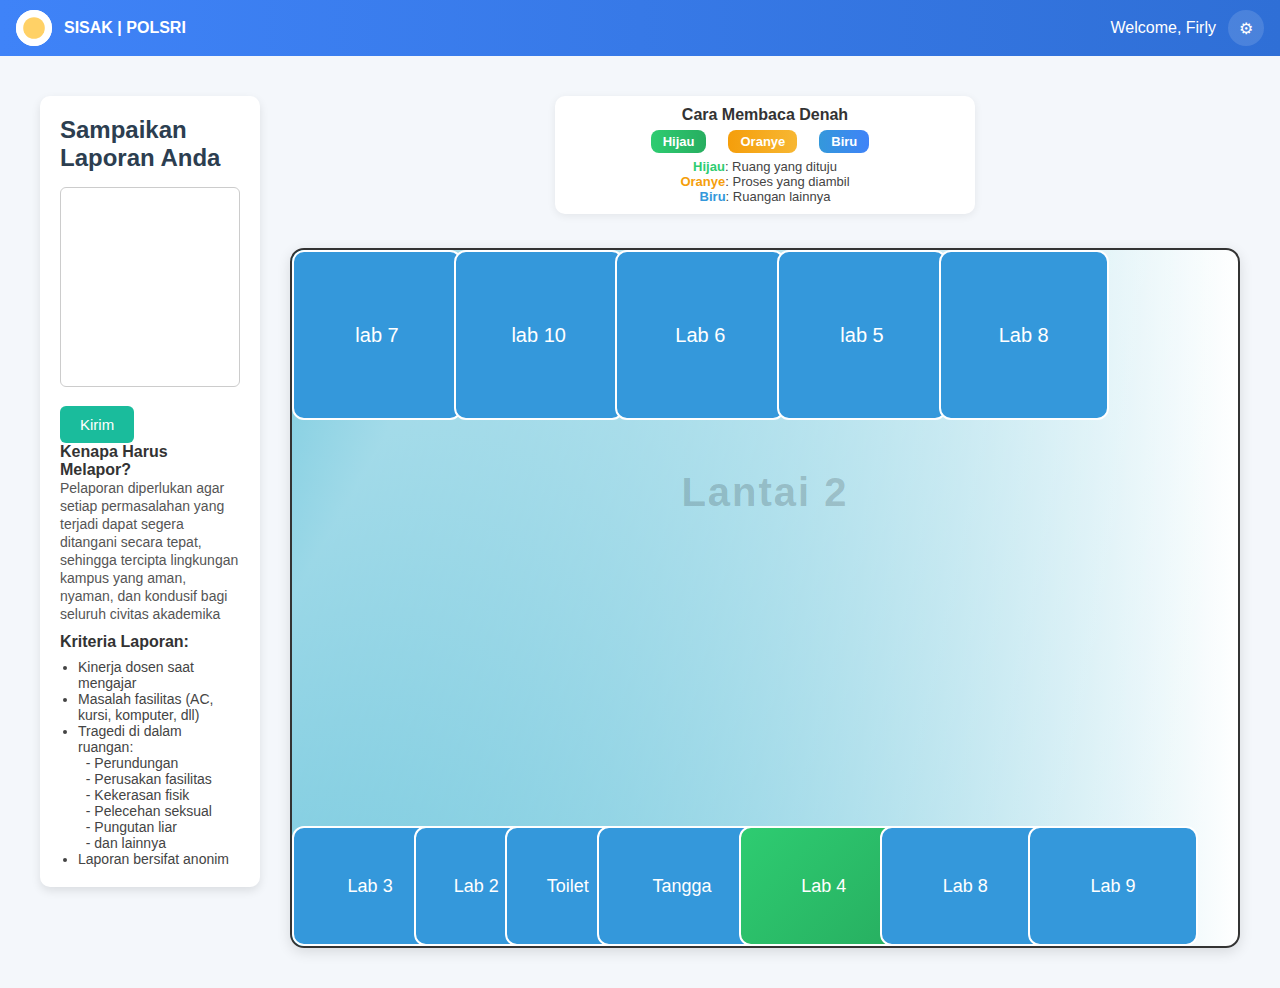
<file: project/apa5.html>
<!DOCTYPE html>
<html lang="id">
<head>
  <meta charset="UTF-8">
  <meta name="viewport" content="width=device-width, initial-scale=1.0">
  <title>Denah Kampus</title>
  <style>
    * {
      margin: 0; padding: 0; box-sizing: border-box;
    }
    body {
      font-family: 'Segoe UI', Tahoma, Geneva, Verdana, sans-serif;
      background: #f4f7fb;
      color: #333;
    }
    header {
      background: #f925a4;
      padding: 15px 40px;
      color: #fff;
      display: flex;
      justify-content: space-between;
      align-items: center;
    }
    nav ul {
      list-style: none;
      display: flex;
      gap: 25px;
    }
    nav ul a {
      cursor: pointer;
      transition: color 0.3s;
      color: floralwhite;
    }
    nav ul a:hover {
      color: #1abc9c;
    }
    main {
      display: flex;
      justify-content: space-between;
      align-items: flex-start;
      padding: 40px;
      gap: 30px;
    }
    .info-denah {
      background: #ffffff;
      border-radius: 10px;
      box-shadow: 0 2px 8px rgba(0,0,0,0.07);
      padding: 16px 18px;
      margin-bottom: 18px;
      font-size: 15px;
    }
    .info-denah .label {
      display: inline-block;
      padding: 4px 12px;
      border-radius: 8px;
      font-weight: 600;
      margin-right: 10px;
      font-size: 14px;
    }
    .warna-hijau { background: linear-gradient(90deg,#2ecc71,#27ae60); color: #fff; }
    .warna-oranye { background: linear-gradient(90deg,#f59e0b,#f7b733); color: #fff; }
    .warna-biru { background: linear-gradient(90deg,#3498db,#3f83f8); color: #fff; }
    .denah {
  flex: 0 0 75%;
  width: 100%;
  min-height: 700px;
  height: 900px;
  background: linear-gradient(90deg, #009bc2, #ffffff);
  position: relative;
  border: 2.5px solid #333;
  box-shadow: 0 4px 14px rgba(0,0,0,0.12);
  border-radius: 14px;
  margin-right: 0;
  display: grid;
  grid-template-rows: 140px 140px;
  grid-template-columns: repeat(6,1fr);
  gap: 24px;
  align-items: stretch;
    }
  .laporan-container {
      flex: 0 0 25%;
      width: 100%;
      min-width: 220px;
      display: flex;
      flex-direction: column;
      justify-content: flex-start;
      margin-left: 0;
    }

    /* Denah dengan lantai berkilau */
    /* Penempatan ruangan landscape, posisi relatif sama */
    .denah {
      overflow: hidden;
    }
    .room {
      position: absolute;
      border-radius: 12px;
      display: flex;
      align-items: center;
      justify-content: center;
      font-size: 15px;
      font-weight: 500;
      text-align: center;
    }
    .workspace {
      top: 40px; left: 40px;
      width: 200px; height: 140px;
    }
    .pintu {
      top: 200px; left: 40px;
      width: 200px; height: 60px;
    }
    .perpus {
      top: 40px; left: 260px;
      width: 200px; height: 140px;
    }
    .lab {
      top: 200px; left: 260px;
      width: 200px; height: 140px;
      background: linear-gradient(135deg, #2ecc71, #27ae60);
      animation: glow 2s infinite;
    }
    .admin {
      top: 40px; left: 480px;
      width: 200px; height: 140px;
    }
    .tangga {
      top: 200px; left: 480px;
      width: 200px; height: 140px;
    }
    .lantai-dasar {
      position: absolute;
      left: 40px;
      top: 370px;
      font-size: 40px;
      font-weight: bold;
      color: rgba(0,0,0,0.2);
      pointer-events: none;
      width: 640px;
      text-align: center;
    }
    /* Efek kilau lantai */
    .denah::before {
      content: "";
      position: absolute;
      top: 0; left: -100%;
      width: 200%;
      height: 100%;
      background: linear-gradient(
        120deg,
        rgba(255,255,255,0) 0%,
        rgba(255,255,255,0.6) 50%,
        rgba(255,255,255,0) 100%
      );
      animation: shimmer 5s infinite;
    }
    @keyframes shimmer {
      0% { left: -100%; }
      50% { left: 100%; }
      100% { left: 100%; }
    }

    .room {
      position: absolute;
      background: #3498db; /* default biru */
      color: white;
      display: flex;
      justify-content: center;
      align-items: center;
      font-size: 14px;
      text-align: center;
      border: 2px solid #fff;
      transition: transform 0.3s, background 0.3s;
      z-index: 1;
    }
    .room:hover {
      transform: scale(1.05);
      background: #2980b9;
    }

    /* Efek bersinar oranye untuk ruang TANGGA */
    .tangga-glow {
      animation: tanggaGlow 2s infinite;
      box-shadow: 0 0 16px 4px #f59e0b;
    }
    @keyframes tanggaGlow {
      0%   { box-shadow: 0 0 12px 2px #f59e0b; }
      50%  { box-shadow: 0 0 32px 8px #f7b733; }
      100% { box-shadow: 0 0 12px 2px #f59e0b; }
    }
    
    .workspace {
      top: 40px; left: 20px;
      width: 180px; height: 200px;
    }
    .pintu {
      top: 260px; left: 20px;
      width: 120px; height: 60px;
    }
    .perpus {
      top: 40px; right: 20px;
      width: 220px; height: 140px;
    }
    /* Lab 1 hijau berkilau */
    .lab {
      top: 200px; right: 20px;
      width: 220px; height: 120px;
      background: linear-gradient(135deg, #2ecc71, #27ae60);
      animation: glow 2s infinite;
      border-radius: 12px;
    }
    @keyframes glow {
      0%   { box-shadow: 0 0 10px rgba(46, 204, 113, 0.6); }
      50%  { box-shadow: 0 0 25px rgba(39, 174, 96, 0.9); }
      100% { box-shadow: 0 0 10px rgba(46, 204, 113, 0.6); }
    }
    .admin {
      top: 340px; right: 20px;
      width: 220px; height: 120px;
    }
    .tangga {
      bottom: 70px; right: 20px;
      width: 150px; height: 100px;
      background-color: #f59e0b;
    }

    /* Keterangan lantai dasar */
    .lantai-dasar {
      position: absolute;
      top: 500px; left: 20px; /* tepat di bawah pintu masuk */
      font-size: 40px;
      font-weight: bold;
      color: rgba(0,0,0,0.2); /* transparan */
      pointer-events: none;
      
    }

    /* Laporan */
    .laporan-container {
      flex: 1;
      background: #fff;
      border-radius: 10px;
      padding: 20px;
      box-shadow: 0 4px 10px rgba(0,0,0,0.1);
    }
    .laporan-container h2 {
      margin-bottom: 15px;
      color: #2c3e50;
    }
    textarea {
      width: 100%;
      height: 200px;
      padding: 10px;
      border-radius: 6px;
      border: 1px solid #ccc;
      font-size: 14px;
      resize: none;
      margin-bottom: 15px;
      transition: border 0.3s;
    }
    textarea:focus {
      border-color: #3498db;
      outline: none;
    }
    button {
      background: #1abc9c;
      border: none;
      padding: 10px 20px;
      border-radius: 6px;
      color: #fff;
      font-size: 15px;
      cursor: pointer;
      transition: background 0.3s;
    }
    button:hover {
      background: #16a085;
    }
    .success {
      margin-top: 10px;
      color: #27ae60;
      display: none;
    }
    /* Lab 4 hijau berkilau */
.room.lab4-glow {
  background: linear-gradient(135deg, #2ecc71, #27ae60) !important;
  color: #fff !important;
  border-radius: 12px !important;
  animation: lab4Glow 2s infinite !important;
}

@keyframes lab4Glow {
  0%   { box-shadow: 0 0 12px 2px #2ecc71; }
  50%  { box-shadow: 0 0 32px 8px #27ae60; }
  100% { box-shadow: 0 0 12px 2px #2ecc71; }
}

    
  </style>
</head>
<body>
  <div class="topbar" style="height:56px;background:linear-gradient(90deg,#3f83f8,#2f6fd6);display:flex;align-items:center;padding:0 16px;color:white">
    <div class="brand" style="display:flex;align-items:center;gap:12px;font-weight:600">
      <img alt="Logo Polsri" src="data:image/svg+xml;utf8,<svg xmlns='http://www.w3.org/2000/svg' width='40' height='40'><rect width='40' height='40' rx='8' fill='%23fff'/><circle cx='20' cy='20' r='12' fill='%23ffd166'/></svg>" style="height:36px;width:36px;border-radius:50%;background:#fff">
      <span>SISAK | POLSRI</span>
    </div>
    <div class="top-actions" style="margin-left:auto;display:flex;gap:12px;align-items:center">
      <div class="small">Welcome, Firly</div>
      <div style="width:36px;height:36px;border-radius:50%;background:#fff2;display:flex;align-items:center;justify-content:center;color:white">⚙</div>
    </div>
  </div>
  <main style="position:relative;">
    <div class="laporan-container">
      <h2 style="margin-top:0;">Sampaikan Laporan Anda</h2>
      <form id="laporanForm">
        <textarea id="laporan"></textarea>
        <button type="submit">Kirim</button>
        <p class="success" id="successMsg">Laporan berhasil dikirim!</p>
      </form>
      <div style="margin-bottom:10px;">
        <strong>Kenapa Harus Melapor?</strong><br>
        <span style="font-size:14px;color:#555;">Pelaporan diperlukan agar setiap permasalahan yang terjadi dapat segera ditangani secara tepat, sehingga tercipta lingkungan kampus yang aman, nyaman, dan kondusif bagi seluruh civitas akademika</span>
      </div>
      <strong>Kriteria Laporan:</strong>
      <ul style="margin:8px 0 0 18px; font-size:14px; color:#444;">
        <li>Kinerja dosen saat mengajar</li>
        <li>Masalah fasilitas (AC, kursi, komputer, dll)</li>
        <li>Tragedi di dalam ruangan:<br>
          &nbsp;&nbsp;- Perundungan<br>
          &nbsp;&nbsp;- Perusakan fasilitas<br>
          &nbsp;&nbsp;- Kekerasan fisik<br>
          &nbsp;&nbsp;- Pelecehan seksual<br>
          &nbsp;&nbsp;- Pungutan liar<br>
          &nbsp;&nbsp;- dan lainnya
        </li>
        <li>Laporan bersifat anonim</li>
      </ul>
    </div>
        <div style="width:100%;display:flex;flex-direction:column;align-items:center;">
      <div class="info-denah"
          style="text-align:center;width:420px;padding:10px 16px 10px 16px;box-sizing:border-box;">
          <strong style="font-size:16px;display:block;margin-bottom:6px;">Cara Membaca Denah</strong>
          <div style="display:flex;justify-content:center;gap:12px;margin-bottom:6px;">
              <span class="label warna-hijau" style="font-size:13px;">Hijau</span>
              <span class="label warna-oranye" style="font-size:13px;">Oranye</span>
              <span class="label warna-biru" style="font-size:13px;">Biru</span>
          </div>
          <div style="font-size:13px;color:#444;max-width:350px;margin:0 auto;">
              <div><span style="color:#2ecc71;font-weight:600;">Hijau</span>: Ruang yang dituju</div>
              <div><span style="color:#f59e0b;font-weight:600;">Oranye</span>: Proses yang diambil</div>
              <div><span style="color:#3498db;font-weight:600;">Biru</span>: Ruangan lainnya</div>
          </div>
      </div>

  <div class="denah" style="margin-top:16px; position:relative;">
  <!-- Baris 1 (atas, centralized) -->
  <div class="room warna-biru" style="grid-row:1;grid-column:1;min-width:170px;min-height:170px;font-size:20px;">lab 7</div>
  <div class="room warna-biru" style="grid-row:1;grid-column:2;min-width:170px;min-height:170px;font-size:20px;">lab 10</div>
  <div class="room warna-biru" style="grid-row:1;grid-column:3;min-width:170px;min-height:170px;font-size:20px;">Lab 6</div>
  <div class="room warna-biru" style="grid-row:1;grid-column:4;min-width:170px;min-height:170px;font-size:20px;">lab 5</div>
  <div class="room warna-biru" style="grid-row:1;grid-column:5;min-width:170px;min-height:170px;font-size:20px;">Lab 8</div>
  <!-- Baris 2 (bawah, 7 kolom) -->
  <div class="room warna-biru" style="grid-row:2;grid-column:1;min-width:156.25px;width:156.25px;min-height:120px;height:120px;align-self:end;font-size:18px;">Lab 3</div>
  <div class="room warna-biru" style="grid-row:2;grid-column:2;min-width:125px;width:125px;min-height:120px;height:120px;align-self:end;font-size:18px;margin-left:-40px;">Lab 2</div>
  <div class="room warna-biru" style="grid-row:2;grid-column:3;min-width:125px;width:125px;min-height:120px;height:120px;align-self:end;font-size:18px;margin-left:-110px;">Toilet</div>
  <div class="room warna-biru" style="grid-row:2;grid-column:4;min-width:170px;width:170px;min-height:120px;height:120px;align-self:end;font-size:18px;margin-left:-180px;">Tangga</div>
  <div class="room lab4-glow" 
     style="grid-row:2;grid-column:5;min-width:170px;width:170px;
            min-height:120px;height:120px;align-self:end;
            font-size:18px;margin-left:-200px;">
  Lab 4
</div>
  <div class="room warna-biru" style="grid-row:2;grid-column:6;min-width:170px;width:170 px;min-height:120px;height:120px;align-self:end;font-size:18px;margin-left:-220px;">Lab 8</div>
  <div class="room warna-biru" style="grid-row:2;grid-column:7;min-width:170px;width:170px;min-height:120px;height:120px;align-self:end;font-size:18px;margin-left:-210px;">Lab 9</div>
  <!-- Label Lantai 2 -->
  <div style="grid-row:1/span 2;grid-column:1/span 7;position:absolute;left:0;top:220px;width:100%;text-align:center;font-size:40px;font-weight:bold;color:rgba(0,0,0,0.18);pointer-events:none;letter-spacing:2px;">Lantai 2</div>
    </div>
  </main>

  <script>
  const form = document.getElementById('laporanForm');
    const successMsg = document.getElementById('successMsg');

    form.addEventListener('submit', function(e){
      e.preventDefault();
      successMsg.style.display = 'block';
      setTimeout(() => {
        successMsg.style.display = 'none';
        form.reset();
      }, 3000);
    });
  </script>
</body>
</html>
</file>
<file: E com/style.css>
@import url('https://fonts.googleapis.com/css2?family=Archivo+Black&display=swap');
*{
    font-family: 'poppins', sans-serif;
    margin: 0;
    padding: 0;
    box-sizing: border-box;
    list-style: none;
    text-decoration: none;
    scroll-padding-top: 2rem;
    scroll-behavior: smooth;
}

.archivo-black-regular {
    font-family: "Archivo Black", sans-serif;
    font-weight: 400;
    font-style: normal;
}

:root{
    --green-color: #3cb815;
    --light-green-color:#c0eb7b;
    --text-color: #1a2428;
    --light-orange-color: #ff7e00;
    --bg-color:#fff;    

}
section {
    padding: 4.5rem 0;
}
img {
width: 100%;
}
body {
    color: var(--text-color);

}
header {
    position: fixed;
    width: 100%;
    top: 0;
    right: 0;
    z-index: 1000;
    display: flex;
    align-items: center;
    justify-content: space-between;
    background: var(--bg-color);
    box-shadow: 0 8px 11px rgb(14, 55, 54/15%);
    padding: 20px 100px;
    transition: 0,5;

}
.profile {
    display: flex;
    align-items: center;
    column-gap: 0.5rem;
    cursor: pointer;

}
.profile img {
    width: 40px;
    height: 40px;
    object-fit: cover;
    object-position: center;
    border-radius: 50%;

}
.profile span {
    font-size: 13px;
    font-weight: 500;
}
.logo {
    display: flex;
    align-items: center;
    font-size: 1.1rem;
    font-weight: 600;
    color: var(--text-color);
    column-gap: 0.5rem;

}
.logo .bx {
    font-size: 24px;
    color: var(--light-orange-color);
}
.navbar {
    display: flex;
    column-gap: 0.5rem;

}
.navbar  a{
    font-size: 1rem;
    font-weight: 500;
    color: var(--text-color);
    padding: 0.5rem 1rem;
}
.navbar a:hover,
.navbar .home-active{
    background: var(--green-color);
    border-radius:5rem;
    color: var(--bg-color);
    transition: background 0.5s;
}

#menu-icon {
    font-size: 24px;
    cursor: pointer;
    z-index: 10001;
    display: none;
}
</file>
